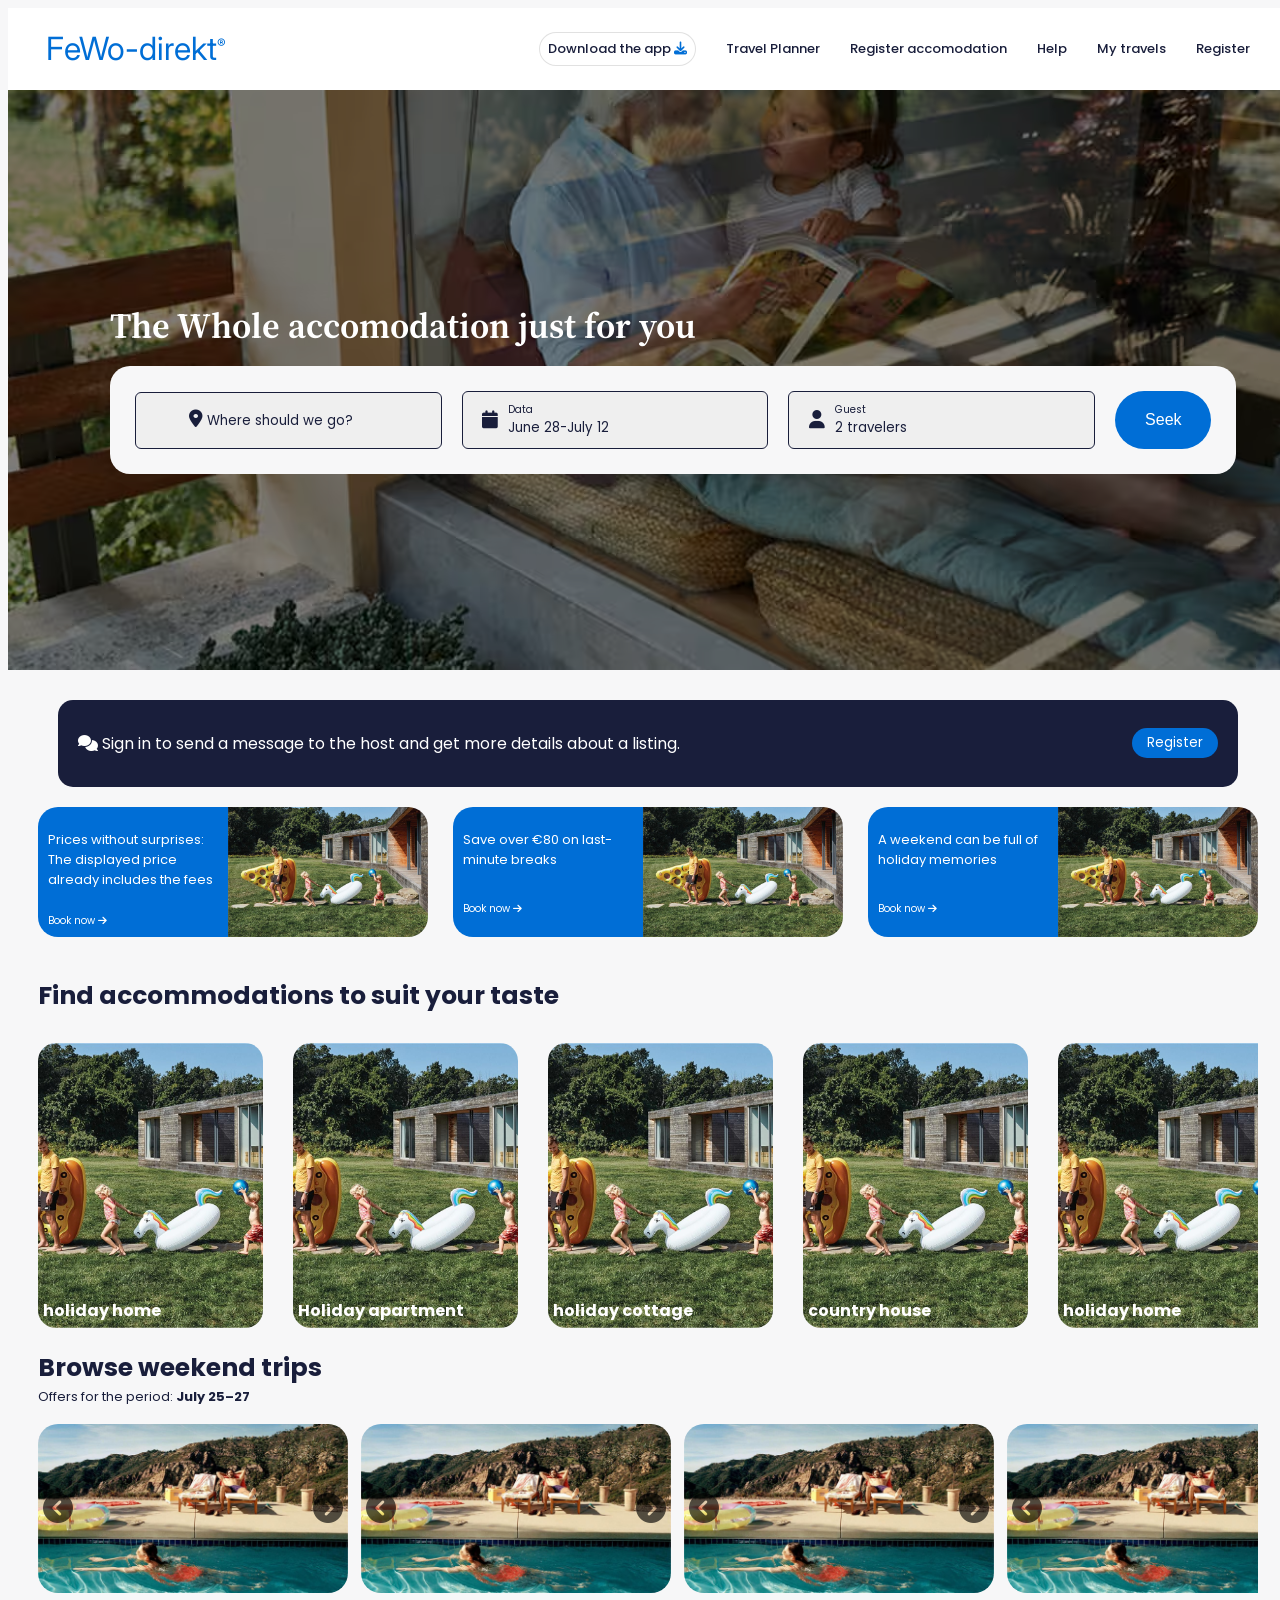
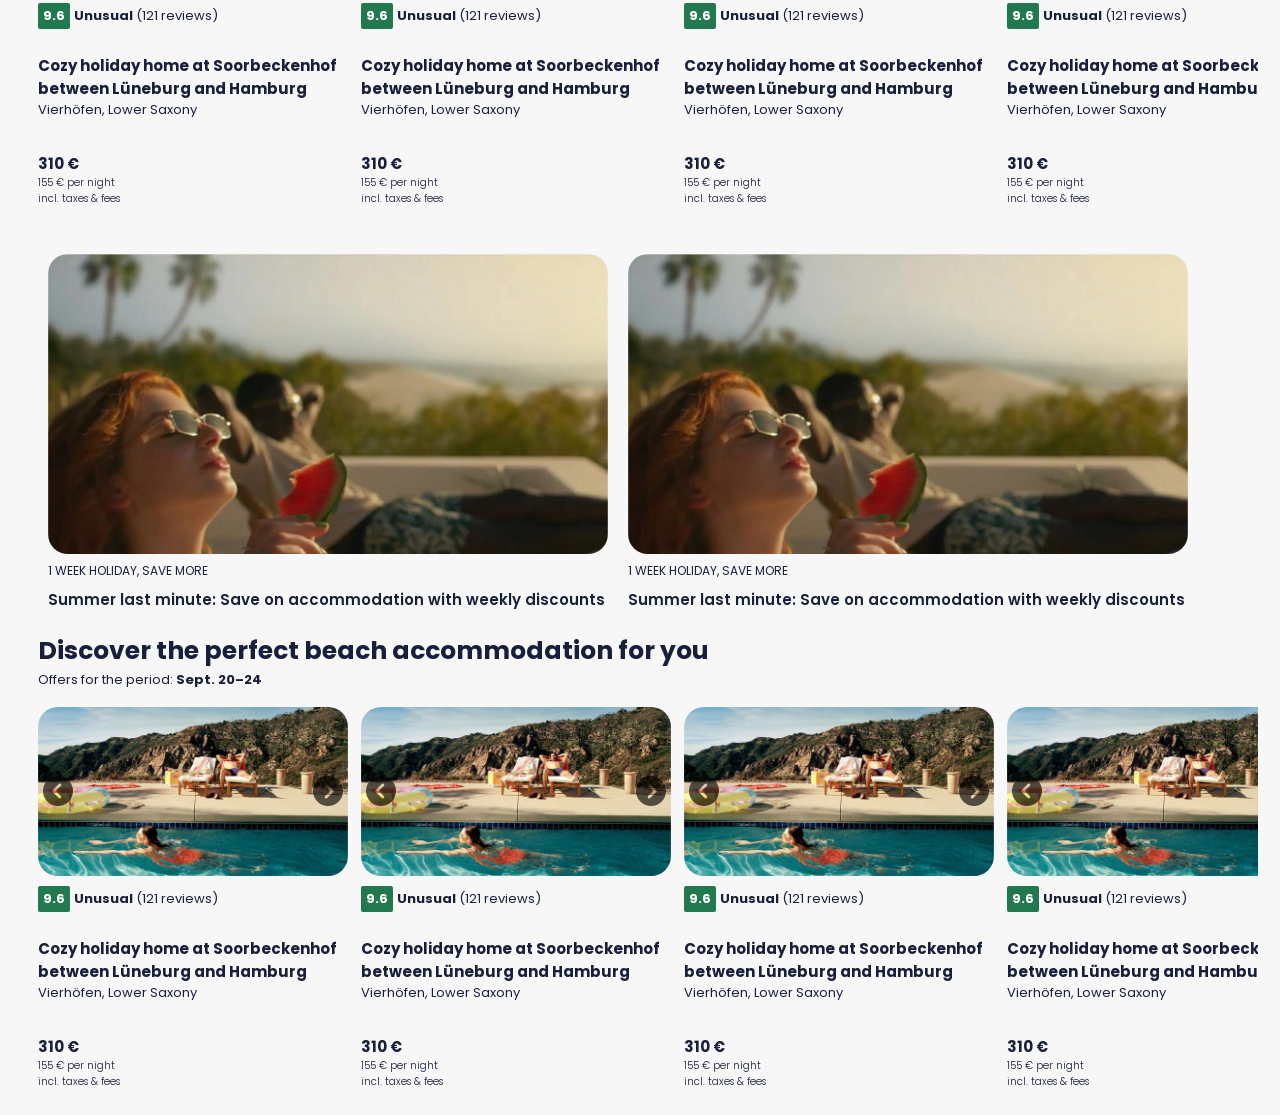
<file: frontend/index.html>
<!DOCTYPE html>
<html lang="en">

<head>
  <meta charset="UTF-8" />
  <meta name="viewport" content="width=device-width, initial-scale=1.0" />
  <title>Cloning exercise</title>
  <link rel="stylesheet" href="css/style.css">

  <link rel="preconnect" href="https://fonts.googleapis.com">
  <link rel="preconnect" href="https://fonts.gstatic.com" crossorigin>
  <link href="https://fonts.googleapis.com/css2?family=Montserrat:ital,wght@0,100..900;1,100..900&display=swap"
    rel="stylesheet">
  <link rel="preconnect" href="https://fonts.googleapis.com">
  <link rel="preconnect" href="https://fonts.gstatic.com" crossorigin>
  <link
    href="https://fonts.googleapis.com/css2?family=Montserrat:ital,wght@0,100..900;1,100..900&family=Poppins:ital,wght@0,100;0,200;0,300;0,400;0,500;0,600;0,700;0,800;0,900;1,100;1,200;1,300;1,400;1,500;1,600;1,700;1,800;1,900&display=swap"
    rel="stylesheet">

  

  <link rel="preconnect" href="https://fonts.googleapis.com">
  <link rel="preconnect" href="https://fonts.gstatic.com" crossorigin>
  <link
    href="https://fonts.googleapis.com/css2?family=Inter:ital,opsz,wght@0,14..32,100..900;1,14..32,100..900&family=Montserrat:ital,wght@0,100..900;1,100..900&family=Poppins:ital,wght@0,100;0,200;0,300;0,400;0,500;0,600;0,700;0,800;0,900;1,100;1,200;1,300;1,400;1,500;1,600;1,700;1,800;1,900&display=swap"
    rel="stylesheet">
  <link rel="stylesheet"
    href="https://fonts.googleapis.com/css2?family=Material+Symbols+Outlined:opsz,wght,FILL,GRAD@20..48,100..700,0..1,-50..200&icon_names=vertical_align_bottom" />
  <link rel="stylesheet" href="https://cdnjs.cloudflare.com/ajax/libs/font-awesome/6.7.2/css/all.min.css"
    integrity="sha512-Evv84Mr4kqVGRNSgIGL/F/aIDqQb7xQ2vcrdIwxfjThSH8CSR7PBEakCr51Ck+w+/U6swU2Im1vVX0SVk9ABhg=="
    crossorigin="anonymous" referrerpolicy="no-referrer" />
  <link rel="preconnect" href="https://fonts.googleapis.com">
  <link rel="preconnect" href="https://fonts.gstatic.com" crossorigin>
  <link
    href="https://fonts.googleapis.com/css2?family=Chiron+Sung+HK:ital,wght@0,200..900;1,200..900&family=Inter:ital,opsz,wght@0,14..32,100..900;1,14..32,100..900&family=Montserrat:ital,wght@0,100..900;1,100..900&family=Poppins:ital,wght@0,100;0,200;0,300;0,400;0,500;0,600;0,700;0,800;0,900;1,100;1,200;1,300;1,400;1,500;1,600;1,700;1,800;1,900&display=swap"
    rel="stylesheet">
</head>

<body>
  <header>
    <h1>FeWo-direkt<span>&reg;</span></h1>
    <nav>
      <ul>
        <button>
          <li><a href="#">Download the app <i class="fa-solid fa-download"></i></a></li>
        </button>
        <li class="item"><a href="#">Travel Planner</a></li>
        <li class="item"><a href="#">Register accomodation</a></li>
        <li class="item"><a href="#">Help</a></li>
        <li class="item"><a href="#">My travels</a></li>
        <li class="item"><a href="#">Register</a></li>
      </ul>
    </nav>

  </header>

  <main>
    <h1>The Whole accomodation just for you</h1>
    <div class="itemmain">
      <div class="itemsub0"><button><i class="fa-solid fa-location-dot"></i> Where should we go?</button></div>
      <div><button>
          <div class="itemsub1">
            <i class="fa-solid fa-calendar"></i>
            <div class="itemsub2">
              <p style="font-size: x-small;">Data</p>
              <p>June 28-July 12</p>
            </div>
          </div>
        </button></div>
      <div>
        <button>
          <div class="itemsub1">
            <i class="fa-solid fa-user"></i>
            <div class="itemsub2">
              <p style="font-size: x-small;">Guest</p>
              <p>2 travelers</p>
            </div>
          </div>
        </button>
      </div>
      <button>Seek</button>
    </div>
  </main>
  <div class="itemsub3">
    <p><i class="fa-solid fa-comments"></i> Sign in to send a message to the host and get more details about a listing.</p>
    <button>Register</button>
  </div>

  <div class="container">
  <div class="itemsub5">
  <div class="itemsub4">
  <p>Prices without surprises: The displayed price already includes the fees</p>
  <p style="font-size: x-small;">Book now <i class="fa-solid fa-arrow-right"></i></p>
  </div>
  <div class="itemsub6"></div>
  </div>

  <div class="itemsub5">
  <div class="itemsub4">
  <p>Save over €80 on last-minute breaks</p>
  <p style="font-size: x-small;">Book now <i class="fa-solid fa-arrow-right"></i></p>
  </div>
  <div class="itemsub6"></div>
  </div>

  <div class="itemsub5">
  <div class="itemsub4">
  <p>A weekend can be full of holiday memories</p>
  <p style="font-size: x-small;">Book now <i class="fa-solid fa-arrow-right"></i></p>
  </div>
  <div class="itemsub6"></div>
  </div>

</div>

<h2>Find accommodations to suit your taste</h2>
<div class="container2">
<div class="container1">holiday home</div>
<div class="container1">Holiday apartment</div>
<div class="container1">holiday cottage</div>
<div class="container1">country house</div>
<div class="container1">holiday home</div>
<div class="container1">holiday home</div>
</div>
<h2>Browse weekend trips</h2>
<h4>Offers for the period: <span>July 25–27</span></h4>
<div class="overall1">
<div class="overall">
<div class="container3">
  <i class="fa-solid fa-circle-chevron-left"></i>
  <i class="fa-solid fa-circle-chevron-right"></i>
</div>
<div class="container4">
<button>9.6</button>
<p><span style="font-weight: bold;">Unusual </span>(121 reviews)</p>
</div>
<div class="container5">
<h3>Cozy holiday home at Soorbeckenhof between Lüneburg and Hamburg</h3>
<h4>Vierhöfen, Lower Saxony</h4>
</div>

<div class="container6">
<h3>310 €</h3>
<h5>155 € per night <br>incl. taxes & fees</h5>
</div>
</div>

<div class="overall">
<div class="container3">
  <i class="fa-solid fa-circle-chevron-left"></i>
  <i class="fa-solid fa-circle-chevron-right"></i>
</div>
<div class="container4">
<button>9.6</button>
<p><span style="font-weight: bold;">Unusual </span>(121 reviews)</p>
</div>
<div class="container5">
<h3>Cozy holiday home at Soorbeckenhof between Lüneburg and Hamburg</h3>
<h4>Vierhöfen, Lower Saxony</h4>
</div>

<div class="container6">
<h3>310 €</h3>
<h5>155 € per night <br>incl. taxes & fees</h5>
</div>
</div>

<div class="overall">
<div class="container3">
  <i class="fa-solid fa-circle-chevron-left"></i>
  <i class="fa-solid fa-circle-chevron-right"></i>
</div>
<div class="container4">
<button>9.6</button>
<p><span style="font-weight: bold;">Unusual </span>(121 reviews)</p>
</div>
<div class="container5">
<h3>Cozy holiday home at Soorbeckenhof between Lüneburg and Hamburg</h3>
<h4>Vierhöfen, Lower Saxony</h4>
</div>

<div class="container6">
<h3>310 €</h3>
<h5>155 € per night <br>incl. taxes & fees</h5>
</div>
</div>

<div class="overall">
<div class="container3">
  <i class="fa-solid fa-circle-chevron-left"></i>
  <i class="fa-solid fa-circle-chevron-right"></i>
</div>
<div class="container4">
<button>9.6</button>
<p><span style="font-weight: bold;">Unusual </span>(121 reviews)</p>
</div>
<div class="container5">
<h3>Cozy holiday home at Soorbeckenhof between Lüneburg and Hamburg</h3>
<h4>Vierhöfen, Lower Saxony</h4>
</div>

<div class="container6">
<h3>310 €</h3>
<h5>155 € per night <br>incl. taxes & fees</h5>
</div>
</div>

<div class="overall">
<div class="container3">
  <i class="fa-solid fa-circle-chevron-left"></i>
  <i class="fa-solid fa-circle-chevron-right"></i>
</div>
<div class="container4">
<button>9.6</button>
<p><span style="font-weight: bold;">Unusual </span>(121 reviews)</p>
</div>
<div class="container5">
<h3>Cozy holiday home at Soorbeckenhof between Lüneburg and Hamburg</h3>
<h4>Vierhöfen, Lower Saxony</h4>
</div>

<div class="container6">
<h3>310 €</h3>
<h5>155 € per night <br>incl. taxes & fees</h5>
</div>
</div>

<div class="overall">
<div class="container3">
  <i class="fa-solid fa-circle-chevron-left"></i>
  <i class="fa-solid fa-circle-chevron-right"></i>
</div>
<div class="container4">
<button>9.6</button>
<p><span style="font-weight: bold;">Unusual </span>(121 reviews)</p>
</div>
<div class="container5">
<h3>Cozy holiday home at Soorbeckenhof between Lüneburg and Hamburg</h3>
<h4>Vierhöfen, Lower Saxony</h4>
</div>

<div class="container6">
<h3>310 €</h3>
<h5>155 € per night <br>incl. taxes & fees</h5>
</div>
</div>

<div class="overall">
<div class="container3">
  <i class="fa-solid fa-circle-chevron-left"></i>
  <i class="fa-solid fa-circle-chevron-right"></i>
</div>
<div class="container4">
<button>9.6</button>
<p><span style="font-weight: bold;">Unusual </span>(121 reviews)</p>
</div>
<div class="container5">
<h3>Cozy holiday home at Soorbeckenhof between Lüneburg and Hamburg</h3>
<h4>Vierhöfen, Lower Saxony</h4>
</div>

<div class="container6">
<h3>310 €</h3>
<h5>155 € per night <br>incl. taxes & fees</h5>
</div>
</div>

</div>

<div class="container9">
<div class="container8">
<div class="container7"></div>
<h4>1 WEEK HOLIDAY, SAVE MORE</h4>
<p>Summer last minute: Save on accommodation with weekly discounts</p>
</div>

<div class="container8">
<div class="container7"></div>
<h4>1 WEEK HOLIDAY, SAVE MORE</h4>
<p>Summer last minute: Save on accommodation with weekly discounts</p>
</div>
</div>

<h2>Discover the perfect beach accommodation for you</h2>
<h4>Offers for the period: <span>Sept. 20–24 </span></h4>
<div class="overall1">
<div class="overall">
<div class="container3">
  <i class="fa-solid fa-circle-chevron-left"></i>
  <i class="fa-solid fa-circle-chevron-right"></i>
</div>
<div class="container4">
<button>9.6</button>
<p><span style="font-weight: bold;">Unusual </span>(121 reviews)</p>
</div>
<div class="container5">
<h3>Cozy holiday home at Soorbeckenhof between Lüneburg and Hamburg</h3>
<h4>Vierhöfen, Lower Saxony</h4>
</div>

<div class="container6">
<h3>310 €</h3>
<h5>155 € per night <br>incl. taxes & fees</h5>
</div>
</div>

<div class="overall">
<div class="container3">
  <i class="fa-solid fa-circle-chevron-left"></i>
  <i class="fa-solid fa-circle-chevron-right"></i>
</div>
<div class="container4">
<button>9.6</button>
<p><span style="font-weight: bold;">Unusual </span>(121 reviews)</p>
</div>
<div class="container5">
<h3>Cozy holiday home at Soorbeckenhof between Lüneburg and Hamburg</h3>
<h4>Vierhöfen, Lower Saxony</h4>
</div>

<div class="container6">
<h3>310 €</h3>
<h5>155 € per night <br>incl. taxes & fees</h5>
</div>
</div>

<div class="overall">
<div class="container3">
  <i class="fa-solid fa-circle-chevron-left"></i>
  <i class="fa-solid fa-circle-chevron-right"></i>
</div>
<div class="container4">
<button>9.6</button>
<p><span style="font-weight: bold;">Unusual </span>(121 reviews)</p>
</div>
<div class="container5">
<h3>Cozy holiday home at Soorbeckenhof between Lüneburg and Hamburg</h3>
<h4>Vierhöfen, Lower Saxony</h4>
</div>

<div class="container6">
<h3>310 €</h3>
<h5>155 € per night <br>incl. taxes & fees</h5>
</div>
</div>

<div class="overall">
<div class="container3">
  <i class="fa-solid fa-circle-chevron-left"></i>
  <i class="fa-solid fa-circle-chevron-right"></i>
</div>
<div class="container4">
<button>9.6</button>
<p><span style="font-weight: bold;">Unusual </span>(121 reviews)</p>
</div>
<div class="container5">
<h3>Cozy holiday home at Soorbeckenhof between Lüneburg and Hamburg</h3>
<h4>Vierhöfen, Lower Saxony</h4>
</div>

<div class="container6">
<h3>310 €</h3>
<h5>155 € per night <br>incl. taxes & fees</h5>
</div>
</div>

<div class="overall">
<div class="container3">
  <i class="fa-solid fa-circle-chevron-left"></i>
  <i class="fa-solid fa-circle-chevron-right"></i>
</div>
<div class="container4">
<button>9.6</button>
<p><span style="font-weight: bold;">Unusual </span>(121 reviews)</p>
</div>
<div class="container5">
<h3>Cozy holiday home at Soorbeckenhof between Lüneburg and Hamburg</h3>
<h4>Vierhöfen, Lower Saxony</h4>
</div>

<div class="container6">
<h3>310 €</h3>
<h5>155 € per night <br>incl. taxes & fees</h5>
</div>
</div>

<div class="overall">
<div class="container3">
  <i class="fa-solid fa-circle-chevron-left"></i>
  <i class="fa-solid fa-circle-chevron-right"></i>
</div>
<div class="container4">
<button>9.6</button>
<p><span style="font-weight: bold;">Unusual </span>(121 reviews)</p>
</div>
<div class="container5">
<h3>Cozy holiday home at Soorbeckenhof between Lüneburg and Hamburg</h3>
<h4>Vierhöfen, Lower Saxony</h4>
</div>

<div class="container6">
<h3>310 €</h3>
<h5>155 € per night <br>incl. taxes & fees</h5>
</div>
</div>

<div class="overall">
<div class="container3">
  <i class="fa-solid fa-circle-chevron-left"></i>
  <i class="fa-solid fa-circle-chevron-right"></i>
</div>
<div class="container4">
<button>9.6</button>
<p><span style="font-weight: bold;">Unusual </span>(121 reviews)</p>
</div>
<div class="container5">
<h3>Cozy holiday home at Soorbeckenhof between Lüneburg and Hamburg</h3>
<h4>Vierhöfen, Lower Saxony</h4>
</div>

<div class="container6">
<h3>310 €</h3>
<h5>155 € per night <br>incl. taxes & fees</h5>
</div>
</div>

</div>
</body>

</html>
</file>
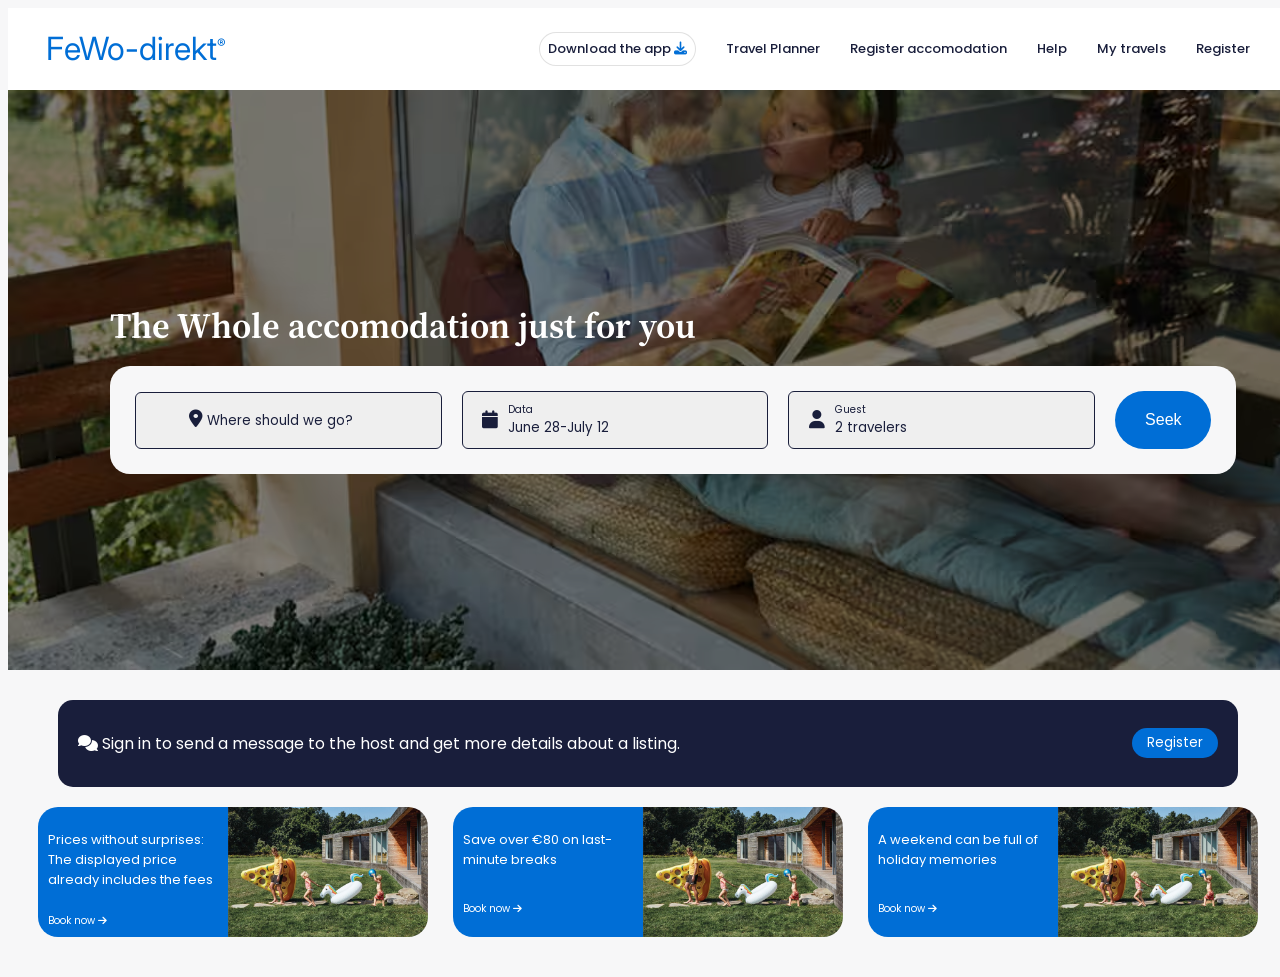
<file: frontend/html/index.html>
<!DOCTYPE html>
<html lang="en">

<head>
  <meta charset="UTF-8" />
  <meta name="viewport" content="width=device-width, initial-scale=1.0" />
  <title>Hello World</title>
  <link rel="stylesheet" href="./../css/style.css">
  <link rel="preconnect" href="https://fonts.googleapis.com">
  <link rel="preconnect" href="https://fonts.gstatic.com" crossorigin>
  <link href="https://fonts.googleapis.com/css2?family=Montserrat:ital,wght@0,100..900;1,100..900&display=swap"
    rel="stylesheet">
  <link rel="preconnect" href="https://fonts.googleapis.com">
  <link rel="preconnect" href="https://fonts.gstatic.com" crossorigin>
  <link
    href="https://fonts.googleapis.com/css2?family=Montserrat:ital,wght@0,100..900;1,100..900&family=Poppins:ital,wght@0,100;0,200;0,300;0,400;0,500;0,600;0,700;0,800;0,900;1,100;1,200;1,300;1,400;1,500;1,600;1,700;1,800;1,900&display=swap"
    rel="stylesheet">

  

  <link rel="preconnect" href="https://fonts.googleapis.com">
  <link rel="preconnect" href="https://fonts.gstatic.com" crossorigin>
  <link
    href="https://fonts.googleapis.com/css2?family=Inter:ital,opsz,wght@0,14..32,100..900;1,14..32,100..900&family=Montserrat:ital,wght@0,100..900;1,100..900&family=Poppins:ital,wght@0,100;0,200;0,300;0,400;0,500;0,600;0,700;0,800;0,900;1,100;1,200;1,300;1,400;1,500;1,600;1,700;1,800;1,900&display=swap"
    rel="stylesheet">
  <link rel="stylesheet"
    href="https://fonts.googleapis.com/css2?family=Material+Symbols+Outlined:opsz,wght,FILL,GRAD@20..48,100..700,0..1,-50..200&icon_names=vertical_align_bottom" />
  <link rel="stylesheet" href="https://cdnjs.cloudflare.com/ajax/libs/font-awesome/6.7.2/css/all.min.css"
    integrity="sha512-Evv84Mr4kqVGRNSgIGL/F/aIDqQb7xQ2vcrdIwxfjThSH8CSR7PBEakCr51Ck+w+/U6swU2Im1vVX0SVk9ABhg=="
    crossorigin="anonymous" referrerpolicy="no-referrer" />
  <link rel="preconnect" href="https://fonts.googleapis.com">
  <link rel="preconnect" href="https://fonts.gstatic.com" crossorigin>
  <link
    href="https://fonts.googleapis.com/css2?family=Chiron+Sung+HK:ital,wght@0,200..900;1,200..900&family=Inter:ital,opsz,wght@0,14..32,100..900;1,14..32,100..900&family=Montserrat:ital,wght@0,100..900;1,100..900&family=Poppins:ital,wght@0,100;0,200;0,300;0,400;0,500;0,600;0,700;0,800;0,900;1,100;1,200;1,300;1,400;1,500;1,600;1,700;1,800;1,900&display=swap"
    rel="stylesheet">
</head>

<body>
  <header>
    <h1>FeWo-direkt<span>&reg;</span></h1>
    <nav>
      <ul>
        <button>
          <li><a href="#">Download the app <i class="fa-solid fa-download"></i></a></li>
        </button>
        <li class="item"><a href="#">Travel Planner</a></li>
        <li class="item"><a href="#">Register accomodation</a></li>
        <li class="item"><a href="#">Help</a></li>
        <li class="item"><a href="#">My travels</a></li>
        <li class="item"><a href="#">Register</a></li>
      </ul>
    </nav>

  </header>

  <main>
    <h1>The Whole accomodation just for you</h1>
    <div class="itemmain">
      <div class="itemsub0"><button><i class="fa-solid fa-location-dot"></i> Where should we go?</button></div>
      <div><button>
          <div class="itemsub1">
            <i class="fa-solid fa-calendar"></i>
            <div class="itemsub2">
              <p style="font-size: x-small;">Data</p>
              <p>June 28-July 12</p>
            </div>
          </div>
        </button></div>
      <div>
        <button>
          <div class="itemsub1">
            <i class="fa-solid fa-user"></i>
            <div class="itemsub2">
              <p style="font-size: x-small;">Guest</p>
              <p>2 travelers</p>
            </div>
          </div>
        </button>
      </div>
      <button>Seek</button>
    </div>
  </main>
  <div class="itemsub3">
    <p><i class="fa-solid fa-comments"></i> Sign in to send a message to the host and get more details about a listing.</p>
    <button>Register</button>
  </div>

  <div class="container">
  <div class="itemsub5">
  <div class="itemsub4">
  <p>Prices without surprises: The displayed price already includes the fees</p>
  <p style="font-size: x-small;">Book now <i class="fa-solid fa-arrow-right"></i></p>
  </div>
  <div class="itemsub6"></div>
  </div>

  <div class="itemsub5">
  <div class="itemsub4">
  <p>Save over €80 on last-minute breaks</p>
  <p style="font-size: x-small;">Book now <i class="fa-solid fa-arrow-right"></i></p>
  </div>
  <div class="itemsub6"></div>
  </div>

  <div class="itemsub5">
  <div class="itemsub4">
  <p>A weekend can be full of holiday memories</p>
  <p style="font-size: x-small;">Book now <i class="fa-solid fa-arrow-right"></i></p>
  </div>
  <div class="itemsub6"></div>
  </div>

</div>


</body>

</html>
</file>
<file: frontend/css/style.css>
:root {
  --primary-color: #191E3B;
  --secondary-color: #006ED6;
}

body {
  background-color: #F7F7F8;
  height: 100%;
  width: 100%;
}

header {
  display: flex;
  justify-content: space-between;
  align-items: center;
  flex-direction: row;
  background-color: #FFFFFF;
  padding-left: 3%;
  padding-right: 3%;
  width: auto;
  margin-top: 0px;
}

header>h1 {
  font-family: "Inter", sans-serif;
  color: var(--secondary-color);
  font-weight: normal;

}

header>h1>span {
  font-size: small;
  vertical-align: super;
}

.item :hover {
  color: var(--secondary-color)
}

nav li {

  list-style: none;
}

ul {
  display: flex;
  flex-direction: row;
  justify-content: space-between;
  align-items: center;
  gap: 30px;

}

nav li a {
  text-decoration: none;
  font-family: "Poppins", sans-serif;
  font-weight: 500;
  color: var(--primary-color);
  font-size: small;
}

nav li a i {
  color: var(--secondary-color);
}

ul>button {
  background-color: #FFFFFF;
  border-radius: 30px;
  border: 1.4px solid rgba(128, 128, 128, 0.235);

  padding-top: 6px;
  padding-bottom: 6px;
  padding-left: 8px;
  padding-right: 8px;

}

ul>button:hover {
  background-color: #006fd61f;
}

main {
  display: flex;
  flex-direction: column;
  justify-content: center;

  padding-left: 8%;
  padding-right: 8%;
  background-size: cover;
  background-position: center;
  background-repeat: no-repeat;
  background-image: url('heror-cover.avif');
  position: relative;
  height: 580px;
}

main::before {
  content: '';
  position: absolute;
  top: 0;
  left: 0;
  height: 100%;
  width: 100%;
  background-color: rgba(0, 0, 0, 0.5);
  /* dark semi-transparent overlay */
  z-index: 1;
}

main>h1 {
  font-family: "Chiron Sung HK", serif;
  color: #FFFFFF;
  z-index: 2;

}

main>div {
  z-index: 2;
}

.itemmain {
  display: flex;
  flex-direction: row;
  background-color: #F7F7F8;
  justify-content: center;
  justify-content: space-between;
  align-items: center;
  padding: 25px;
  border-radius: 20px;
  gap: 20px;
  width: 100%;
}

.itemmain div {
  width: 30%;
}

.itemmain div button {
  font-family: "Poppins", sans-serif;
  /* font-weight: 500; */
  color: var(--primary-color);
  padding: 10px;
  /* padding-right: 30px; */
  width: 100%;
  padding-right: 40px;
  padding-left: 5px;
  border-radius: 6px;
  border: 1px solid var(--primary-color);
}

.itemmain div button i {
  font-size: large;
}

.itemmain > button {
  border-radius: 30px;
  color: #FFFFFF;
  background-color: var(--secondary-color);
  border: none;
  padding-right: 5px;
  width: 100px;
  font-size: 16px;
  height: 100%;
}

.itemsub2 {
  display: flex;
  flex-direction: column;
  gap: 0;
  text-align: left;
  /* align-content: left;  */
}
.itemsub2 p{
  width: 200px;
  margin: 0;
}
.itemsub0{
  
}
.itemsub0 button{
  padding: 20px 0;
  height: 57px;
}

.itemsub1 {
  display: flex;
  flex-direction: row;
  justify-content: center;
  align-items: center;
  gap: 10px;
}

.itemsub3{
  display:flex;
  flex-direction:row;
  background-color: var(--primary-color);
  font-family: "Poppins", sans-serif;
  color:#FFFFFF;
  margin-top: 30px;
  margin-left: 50px;
  margin-right: 50px;
  border-radius: 15px;
  justify-content: space-between;
  padding-left: 20px;
  padding-right: 20px;
  padding-top: 15px;
  padding-bottom: 15px;
  align-items: center;
  
}

.itemsub3 > button{
  background-color: var(--secondary-color);
  color:#FFFFFF;
  border-radius: 30px;
  font-family: "Poppins", sans-serif;
  border: none;
  height: 30px;
  padding-top: 0px;
  padding-bottom: 0px;
  padding-left: 15px;
  padding-right: 15px;

}

.itemsub4{
  display:flex;
  flex-direction: column;
  justify-content: space-between;
  font-family: "Poppins", sans-serif;
  color:#FFFFFF;
  background-color: var(--secondary-color);

  padding: 10px;
  width:170px;
  border-top-left-radius: 20px;
  border-bottom-left-radius: 20px;
  font-size: small;
}
.itemsub5{
  display:flex;
  flex-direction: row;
  height: 130px;
 
}

.itemsub6{
  background-image: url('22.jpg');
  background-size: cover;
  background-position: center;
  width: 200px;
  border-bottom-right-radius: 20px;
  border-top-right-radius: 20px;
}

.container{
  display: flex;
  flex-direction: row;
  justify-content: space-between;
  margin-top: 20px;
  margin-bottom: 40px;
  margin-left: 30px;
  margin-right: 30px;
}

body >h2{
  font-family: "Poppins", sans-serif;
  font-size:25px;
  color:var(--primary-color);
  font-weight: bold;
  margin-left: 30px;
  margin-bottom: 0px;
}

body >h4{
  font-family: "Poppins", sans-serif;
  font-size: small;
  margin-left: 30px;
  color:var(--primary-color);
  font-weight: normal;
  margin-top: 0px;
}

body h4 span{
  font-weight: bold;
  
}
.container1{
  background-image: url('22.jpg');
  background-size: cover;
  background-position: center;
  min-width: 220px;
  height:280px;
  border-radius: 18px;
  color:#FFFFFF;
  font-family: "Poppins", sans-serif;
  font-weight: bold;
  display: flex;
  flex-direction: column;
  justify-content: end;
  padding-left: 5px;
  padding-bottom: 5px;
  
}
.container2{
  display:flex;
  flex-direction:row;
  justify-content: space-around;
  overflow-x: scroll;
  gap:30px;
  margin-left: 30px;
  margin-right: 30px;
  margin-top: 28px;
  scrollbar-width: none;
}

.container3{
   background-image: url('33.jpg');
   background-size: cover;
   background-position: center;
   color:rgba(0, 0, 0, 0.642);
   min-width: 300px;
   min-height: 100px;
   width: 300px;
   height: 200px;
   font-size: 30px;
   border-radius: 20px;
   display: flex;
   flex-direction:row;
   justify-content: space-between;
   align-items: center;
   padding-left: 5px;
   padding-right: 5px;
}
.container4{
  display: flex;
  flex-direction: row;
  justify-content: left;
  gap: 4px;
  align-items: center;
  font-family: "Poppins", sans-serif;
  color:var(--primary-color);
  font-size:small;
  margin:0px 0px;
  margin-bottom: 0px;

}

.container4 >button{
  background-color: #227950;
  border: none;
  border-radius: 2px;
  height:fit-content;
  padding: 3px 5px ;
  font-family: "Poppins", sans-serif;
  color: #FFFFFF;
  font-weight:bold;
  font-size:small;

}

.container5{
  font-family: "Poppins", sans-serif;
  color: var(--primary-color);
  max-width: 299px;
  margin:0px 0px;
  margin-top: 0px;
  
  padding-top: 0%;
}
.container5 h3{
  font-size:15px;
  font-weight: bold;
  margin-bottom: 0px;
}
.container5 h4{
  font-size: small;
  font-weight: 400;
  margin-top: 0px;
}

.container5 h5{
  margin-top: 0px;
  font-size: x-small;
  font-weight:300;
}
.container6{
  font-family: "Poppins", sans-serif;
  color: var(--primary-color);
  max-width: 299px;
  margin:0px 0px;
  margin-top: 0px;
  
  padding-top: 0px;
}
.container6 h3{
  font-size:15px;
  font-weight: bold;
  margin-bottom: 0px;
  padding-top: 0px;
}
.container6 h5{
  margin-top: 0px;
  font-size: x-small;
  font-weight:300;
  margin-top: 0px;
  padding-top: 0px;
}

.overall{
  display: flex;
  flex-direction: column;
  /* justify-content: left; */
  /* gap:2px; */
  
  max-width: 310px;
  justify-content: space-between;
  gap:0px;
  max-height:400px;
  
}
.overall1{
  display:flex;
  flex-direction: row;
  overflow-x: scroll;
  margin-left: 30px;
  margin-right: 30px;
  gap:13px;
  scrollbar-width: none;
}

.container7{
  border-radius: 20px;
  width:560px;
  height: 300px;
  
  background-image: url('11.jpg');
  background-size: cover;
}

.container8{
  display:flex;
  flex-direction: column;
  font-family: "Poppins", sans-serif;
  color: var(--primary-color);
  gap:8px;
}

.container8 > h4{
  text-transform: uppercase;
  font-size: 12px;
  font-weight: 400;
  margin:0%;

}

.container8 >p{
  font-size: 15px;
  font-weight:600;
  margin: 0%;
}

.container9{
  display:flex;
  flex-direction: row;
  margin-left: 40px;
  margin-right: 40px;
  margin-top: 30px;
  gap:20px;
  /* justify-content: center; */
}

/* 
.chiron-sung-hk-<uniquifier> {
  font-family: "Chiron Sung HK", serif;
  font-optical-sizing: auto;
  font-weight: <weight>;
  font-style: normal;
} */
/* <style>
.material-symbols-outlined {
  font-variation-settings:
  'FILL' 0,
  'wght' 400,
  'GRAD' 0,
  'opsz' 24
}



/* 
.inter-<uniquifier> {
  font-family: "Inter", sans-serif;
  font-optical-sizing: auto;
  font-weight: <weight>;
  font-style: normal;
} */
/* .montserrat-<uniquifier> {
  font-family: "Montserrat", sans-serif;
  font-optical-sizing: auto;
  font-weight: <weight>;
  font-style: normal;
} */
/* .poppins-thin {
  font-family: "Poppins", sans-serif;
  font-weight: 100;
  font-style: normal;
}

.poppins-extralight {
  font-family: "Poppins", sans-serif;
  font-weight: 200;
  font-style: normal;
}

.poppins-light {
  font-family: "Poppins", sans-serif;
  font-weight: 300;
  font-style: normal;
}

.poppins-regular {
  font-family: "Poppins", sans-serif;
  font-weight: 400;
  font-style: normal;
}

.poppins-medium {
  font-family: "Poppins", sans-serif;
  font-weight: 500;
  font-style: normal;
}

.poppins-semibold {
  font-family: "Poppins", sans-serif;
  font-weight: 600;
  font-style: normal;
}

.poppins-bold {
  font-family: "Poppins", sans-serif;
  font-weight: 700;
  font-style: normal;
}

.poppins-extrabold {
  font-family: "Poppins", sans-serif;
  font-weight: 800;
  font-style: normal;
}

.poppins-black {
  font-family: "Poppins", sans-serif;
  font-weight: 900;
  font-style: normal;
}

.poppins-thin-italic {
  font-family: "Poppins", sans-serif;
  font-weight: 100;
  font-style: italic;
}

.poppins-extralight-italic {
  font-family: "Poppins", sans-serif;
  font-weight: 200;
  font-style: italic;
}

.poppins-light-italic {
  font-family: "Poppins", sans-serif;
  font-weight: 300;
  font-style: italic;
}

.poppins-regular-italic {
  font-family: "Poppins", sans-serif;
  font-weight: 400;
  font-style: italic;
}

.poppins-medium-italic {
  font-family: "Poppins", sans-serif;
  font-weight: 500;
  font-style: italic;
}

.poppins-semibold-italic {
  font-family: "Poppins", sans-serif;
  font-weight: 600;
  font-style: italic;
}

.poppins-bold-italic {
  font-family: "Poppins", sans-serif;
  font-weight: 700;
  font-style: italic;
}

.poppins-extrabold-italic {
  font-family: "Poppins", sans-serif;
  font-weight: 800;
  font-style: italic;
}

.poppins-black-italic {
  font-family: "Poppins", sans-serif;
  font-weight: 900;
  font-style: italic;
} */
</file>
